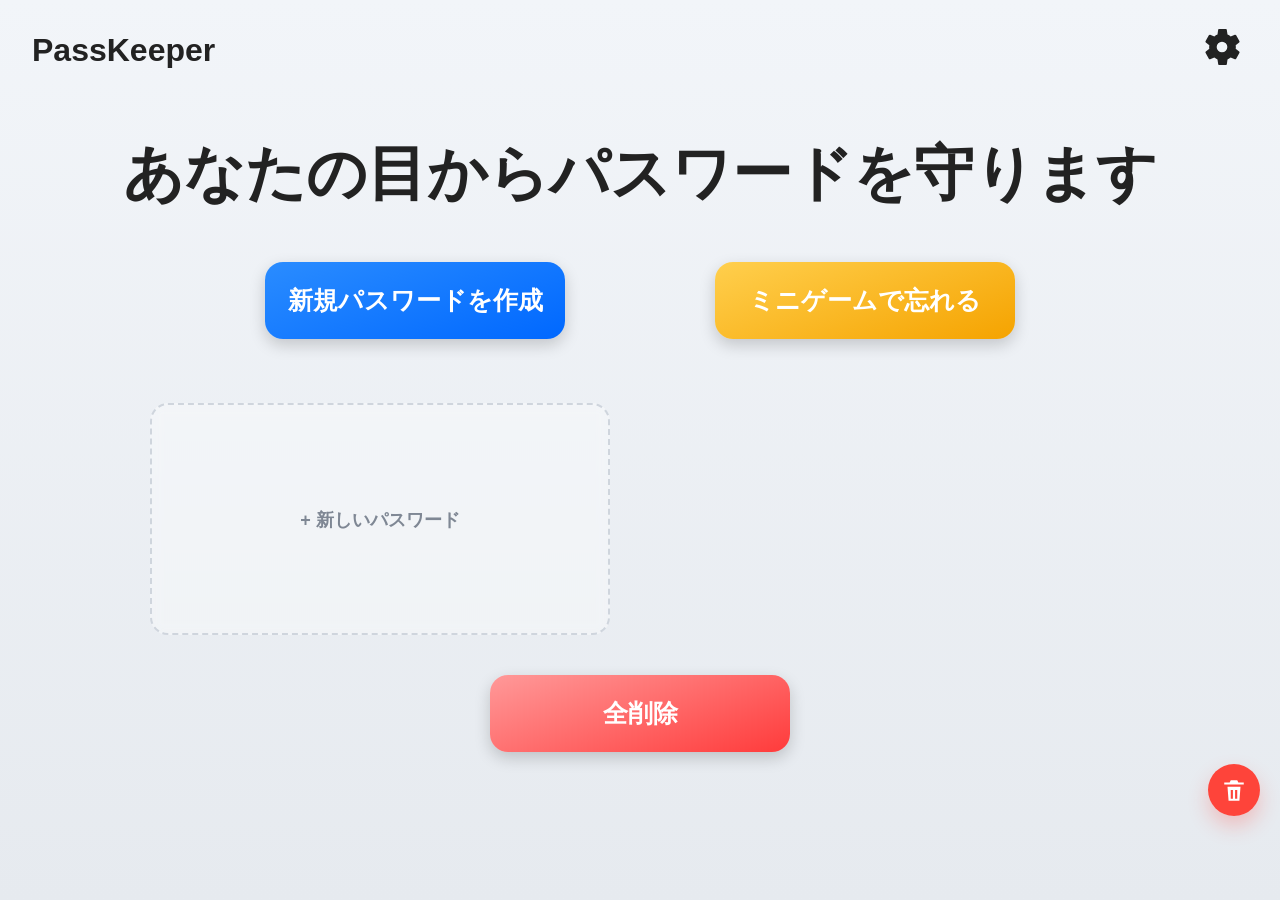
<file: index.html>
<!DOCTYPE html>
<html lang="ja">
<head>
    <meta charset="UTF-8">
    <meta name="viewport" content="width=device-width, initial-scale=1.0">
    <title>PassKeeper</title>
    <link rel="stylesheet" href="css/base.css">
    <link rel="stylesheet" href="css/modal.css">
    <link rel="stylesheet" href="css/card.css">
</head>

<body>
    <!-- Header -->
    <header class="header">
        <div class="logo">PassKeeper</div>
        <!-- Settings Icon Button -->
        <button id="settings-btn" class="settings-icon-btn">
            <svg class="settings-icon" viewBox="0 0 24 24">
                <path
                    d="M12 15.2a3.2 3.2 0 1 0 0-6.4 3.2 3.2 0 0 0 0 6.4zm8.3-3.2c0-.4 0-.8-.1-1.1l2.1-1.6c.2-.2.3-.5.2-.8l-2-3.5c-.1-.3-.5-.4-.8-.3l-2.5 1c-.6-.5-1.2-.9-1.9-1.2l-.4-2.7c0-.3-.3-.6-.6-.6h-4c-.3 0-.6.2-.6.5l-.4 2.8c-.7.3-1.3.7-1.9 1.2l-2.5-1c-.3-.1-.6 0-.8.3l-2 3.5c-.1.3 0 .6.2.8l2.1 1.6c0 .4-.1.8-.1 1.1s0 .8.1 1.1l-2.1 1.6c-.2.2-.3.5-.2.8l2 3.5c.1.3.5.4.8.3l2.5-1c.6.5 1.2.9 1.9 1.2l.4 2.7c0 .3.3.6.6.6h4c.3 0 .6-.2.6-.5l.4-2.8c.7-.3 1.3-.7 1.9-1.2l2.5 1c.3.1.6 0 .8-.3l2-3.5c.1-.3 0-.6-.2-.8l-2.1-1.6c.1-.3.1-.7.1-1.1z"
                    fill-rule="evenodd"
                    clip-rule="evenodd"
                />
            </svg>
        </button>
    </header>

    <!-- Main -->
    <main class="container">
        <h1 class="main-title">
            あなたの目からパスワードを守ります
        </h1>

        <!-- Main button area -->
        <div class="button-group">
            <button id="create-pass-btn" class="btn btn-pass" type="button">新規パスワードを作成</button>
            <button id="minigame-btn" class="btn btn-game" type="button">ミニゲームで忘れる</button>
        </div>

        <!-- Card -->
        <div class="card-container">
            
            <div class="card empty" id="create-card-btn" role="button" tabindex="0">
                <span>+ 新しいパスワード</span>
            </div>

        </div>
            <div class="card empty-state" id="emptyCard" style="display: none;">
                <div class="empty-content">
                    <span class="empty-icon">+</span>
                    <p>新しいパスワードを追加</p>
                </div>
            </div>

        </div>

        <!-- Modal: Create New Password -->
        <div id="passwordModal" class="modal-overlay hidden">
            <div class="modal-container">
                <h2 class="modal-title">新規パスワードを作成</h2>

                <!-- Name -->
                <label class="modal-label">名前（任意）</label>
                <div class="input-wrapper">
                    <input type="text" id="pwName" class="modal-input" placeholder="例: スクリーンタイム" />
                </div>

                <!-- Manual / Auto Generation -->
                <label class="modal-label">パスワード</label>
                <div class="input-row">
                    <label class="radio-option">
                        <input type="radio" name="pwSelect" value="manual"> 手動
                    </label>
                    <label class="radio-option">
                        <input type="radio" name="pwSelect" value="auto" checked> 生成
                    </label>
                    <div id="autoLength" class="auto-length hidden">
                        <label class="small-label">桁数</label>
                        <input type="number" id="pwLength" value="4" min="1" max="99" class="" />
                    </div>
                </div>

                <!-- Generation Options -->
                <div id="autoOptions" class="auto-options hidden">
                    <div class="option-divider"></div>
                    <div class="input-row wrap">
                        <label class="radio-option"><input type="radio" name="charType" value="num" checked> 数字のみ</label>
                        <label class="radio-option"><input type="radio" name="charType" value="al"> 英字のみ</label>
                        <label class="radio-option"><input type="radio" name="charType" value="alnum"> 英数字</label>
                    </div>

                    <div class="check-container">
                        <div class="input-row wrap">
                            <label class="radio-option"><input type="checkbox" id="lowerCase"> 小文字のみ</label>
                            <label class="radio-option"><input type="checkbox" id="upperCase"> 大文字のみ</label>
                        </div>

                        <div class="input-row wrap">
                            <label class="radio-option"><input type="checkbox" id="includeSymbols"> 記号を含める</label>
                        </div>
                    </div>
                </div>

                <!-- Display field + Reload button -->
                <div class="input-wrapper pw-display-area">
                    <textarea id="pwDisplay" class="modal-input pw-display" placeholder="生成/手動入力"></textarea>
                    <div class="icon-column">
                        <span id="reloadBtn" class="dli-redo icon-btn"></span>
                        <div class="icon-slot">
                            <span id="copyBtn" class="dli-copy icon-btn"></span>
                            <span id="checkIcon" class="dli-check no-hover"></span>
                        </div>
                    </div>
                </div>

                <!-- Hide until -->
                <label class="modal-label">期限</label>
                <div class="limit-datetime-row">
                    <div class="date-box" id="customDateContainer" tabindex="0">
                        <div class="date-display-wrapper">
                            <span class="date-segment" data-type="year">2025</span>
                            <span class="date-sep">/</span>
                            <span class="date-segment" data-type="month">00</span>
                            <span class="date-sep">/</span>
                            <span class="date-segment" data-type="day">00</span>
                            <span class="calendar"></span>
                        </div>
                    </div>
                    <div class="time-box" id="customTimeContainer" tabindex="0">
                        <div class="date-display-wrapper">
                            <span class="date-segment" data-type="hour">00</span>
                            <span class="date-sep">:</span>
                            <span class="date-segment" data-type="minute">00</span>
                            <span class="clock"></span>
                        </div>
                    </div>
                </div>

                <div class="limit-preset-container" data-picker-scope="create">
                    <button class="limit-preset-btn-minus" data-add="-60" type="button">-1時間</button>
                    <button class="limit-preset-btn-plus" data-add="30" type="button">+30分</button>
                    <button class="limit-preset-btn-plus" data-add="60" type="button">+1時間</button>
                    <button class="limit-preset-btn-plus" data-type="today" type="button">今日中</button>
                    <button class="limit-preset-btn-plus" data-type="plus-day" type="button">次の日</button>
                </div>

                <!-- Emergency reveal count -->
                <label class="modal-label">緊急表示の回数</label>
                <div class="input-wrapper">
                    <input type="number" id="emergencyNum" class="modal-input small" min="0" max="100" value="1" />
                </div>

                <!-- Buttons -->
                <div class="button-row">
                    <button id="cancelModal" class="btn-secondary" type="button">キャンセル</button>
                    <button id="saveModal" class="btn-primary" type="button">作成</button>
                </div>
            </div>
        </div>

        <!-- Settings Modal -->
        <div id="settingsModal" class="modal-overlay hidden" aria-hidden="true">
            <div class="modal-container settings-modal" role="dialog" aria-modal="true" aria-labelledby="settingsTitle">
                <h2 id="settingsTitle" class="modal-title">設定</h2>
                <p class="modal-subtext compact">生成比率 / 除外文字 / ゴミ箱の保存日数を調整できます。</p>

                <label class="modal-label">パスワード生成の割合</label>
                <div class="settings-ratio-row is-sliders" aria-label="生成比率">
                    <div class="settings-field settings-field-range">
                        <label for="ratioLetters">英字</label>
                        <input id="ratioLetters" class="settings-range" type="range" min="0" max="100" step="1" value="50" />
                        <span id="ratioLettersVal" class="settings-range-val">50%</span>
                    </div>
                    <div class="settings-field settings-field-range">
                        <label for="ratioSymbols">記号</label>
                        <input id="ratioSymbols" class="settings-range" type="range" min="0" max="100" step="1" value="10" />
                        <span id="ratioSymbolsVal" class="settings-range-val">10%</span>
                    </div>
                    <div class="settings-field settings-field-range">
                        <label for="ratioUpper">大文字</label>
                        <input id="ratioUpper" class="settings-range" type="range" min="0" max="100" step="1" value="50" />
                        <span id="ratioUpperVal" class="settings-range-val">50%</span>
                    </div>
                </div>
                <div class="ratio-reset-row">
                    <button id="ratioResetBtn" class="btn-secondary small-btn" type="button">割合をリセット</button>
                </div>
                <div id="ratioSummary" class="settings-ratio-summary">数字: 40%（英字50% / 記号10%）</div>
                <p class="settings-help">※「大文字」は英字の中で大文字にする割合です（小文字のみ/大文字のみを選んでいる場合はそちらが優先されます）。</p>

                <label class="modal-label">含めない文字</label>
                <input id="excludeChars" class="modal-input" type="text" placeholder="例: 0O1lI…" />
                <p class="settings-help">入力した文字は、生成時の候補から除外されます。</p>

                <label class="modal-label">ゴミ箱の保存日数</label>
                <div class="settings-inline-row">
                    <input id="trashRetentionDays" class="settings-num" type="number" min="1" max="30" step="1" value="30" />
                    <span class="unit">日（最大30日）</span>
                </div>

                <div class="button-row">
                    <button id="settingsCancelBtn" class="btn-secondary" type="button">キャンセル</button>
                    <button id="settingsSaveBtn" class="btn-primary" type="button">保存</button>
                </div>
            </div>
        </div>


        <!-- Extend Expiration Modal -->
        <div id="extendLimitModal" class="modal-overlay hidden" aria-hidden="true">
            <div class="modal-container extend-limit-modal" role="dialog" aria-modal="true" aria-labelledby="extendLimitTitle">
                <h2 id="extendLimitTitle" class="modal-title">期限を延長</h2>
                <p class="modal-subtext compact">期限を再設定します</p>

                <label class="modal-label">期限</label>
                <div class="limit-datetime-row">
                    <div class="date-box" id="extendDateContainer" tabindex="0">
                        <div class="date-display-wrapper">
                            <span class="date-segment" data-type="year">2025</span>
                            <span class="date-sep">/</span>
                            <span class="date-segment" data-type="month">00</span>
                            <span class="date-sep">/</span>
                            <span class="date-segment" data-type="day">00</span>
                            <span class="calendar"></span>
                        </div>
                    </div>
                    <div class="time-box" id="extendTimeContainer" tabindex="0">
                        <div class="date-display-wrapper">
                            <span class="date-segment" data-type="hour">00</span>
                            <span class="date-sep">:</span>
                            <span class="date-segment" data-type="minute">00</span>
                            <span class="clock"></span>
                        </div>
                    </div>
                </div>

                <div class="limit-preset-container" data-picker-scope="extend">
                    <button class="limit-preset-btn-minus" data-add="-60" type="button">-1時間</button>
                    <button class="limit-preset-btn-plus" data-add="30" type="button">+30分</button>
                    <button class="limit-preset-btn-plus" data-add="60" type="button">+1時間</button>
                    <button class="limit-preset-btn-plus" data-type="today" type="button">今日中</button>
                    <button class="limit-preset-btn-plus" data-type="plus-day" type="button">次の日</button>
                </div>

                <div class="button-row">
                    <button id="extendLimitCancelBtn" class="btn-secondary" type="button">キャンセル</button>
                    <button id="extendLimitSaveBtn" class="btn-primary" type="button">更新</button>
                </div>
            </div>
        </div>

        <!-- Generic Confirm Modal -->
        <div id="confirmModal" class="modal-overlay hidden" aria-hidden="true">
            <div class="modal-container confirm-modal" role="dialog" aria-modal="true" aria-labelledby="confirmModalTitle">
                <h2 id="confirmModalTitle" class="modal-title">確認</h2>
                <p id="confirmModalText" class="modal-text"></p>
                <p id="confirmModalSubtext" class="modal-subtext hidden"></p>
                <div class="button-row confirm-button-row">
                    <button id="confirmModalCancelBtn" class="btn-secondary" type="button">キャンセル</button>
                    <button id="confirmModalOkBtn" class="btn-primary" type="button">OK</button>
                </div>
            </div>
        </div>

        <!-- Password Preview Modal -->
        <div id="passwordPreviewModal" class="modal-overlay hidden" aria-hidden="true">
            <div class="modal-container preview-modal" role="dialog" aria-modal="true" aria-labelledby="passwordPreviewTitle">
                <h2 id="passwordPreviewTitle" class="modal-title">パスワード</h2>
                <div id="passwordPreviewText" class="preview-password-text"></div>
                <div class="button-row compact">
                    <button id="passwordPreviewCloseBtn" class="btn-secondary" type="button">閉じる</button>
                    <button id="passwordPreviewCopyBtn" class="btn-primary" type="button">コピー</button>
                </div>
            </div>
        </div>

        <!-- Trash Modal -->
        <div id="trashModal" class="modal-overlay hidden" aria-hidden="true">
            <div class="modal-container trash-modal" role="dialog" aria-modal="true" aria-labelledby="trashModalTitle">
                <h2 id="trashModalTitle" class="modal-title">ゴミ箱</h2>
                <p id="trashRetentionSubtext" class="modal-subtext compact">削除したカードは <strong><span id="trashRetentionDaysText">30</span>日</strong> 間保存されます。</p>

                <div class="trash-toolbar">
                    <label class="trash-selectall">
                        <input type="checkbox" id="trashSelectAll">
                        <span>全選択</span>
                    </label>
                    <div class="trash-toolbar-actions">
                        <button id="trashRestoreSelectedBtn" class="btn-secondary small-btn" type="button" disabled>選択を復元</button>
                        <button id="trashDeleteSelectedBtn" class="btn-primary btn-danger small-btn" type="button" disabled>選択を完全削除</button>
                        <button id="trashEmptyBtn" class="btn-primary btn-danger small-btn" type="button">ゴミ箱を空にする</button>
                    </div>
                </div>

                <div id="trashList" class="trash-list"></div>

                <div class="button-row compact">
                    <button id="trashCloseBtn" class="btn-secondary" type="button">閉じる</button>
                </div>
            </div>
        </div>

        <!-- Edit Modal -->
        <div id="edit-modal" class="modal hidden">
        <div class="modal-content">
            <h2>名前を変更</h2>

            <label>名前</label>
            <input type="text" id="edit-name">

            <div class="modal-btn-area">
                <button id="edit-save-btn" class="btn">変更を保存</button>
                <button id="delete-btn" class="btn danger">削除</button>
                <button id="edit-cancel-btn" class="btn">キャンセル</button>
            </div>
        </div>
        </div>

        <div class="button-group delete-all-group">
            <button id="delete-all-btn" class="btn btn-delete-all" type="button">全削除</button>
        </div>

        <div id="noticeArea" class="notice-area" aria-live="polite" aria-atomic="true"></div>


        <button id="trashBtn" class="trash-btn" type="button" aria-label="ゴミ箱を開く">
            <svg class="trash-icon" viewBox="0 0 24 24" aria-hidden="true">
                <path d="M9 3h6l1 2h5v2H3V5h5l1-2zm-3 6h12l-1 13H7L6 9zm3 3v8h2v-8H9zm4 0v8h2v-8h-2z"/>
            </svg>
            <span id="trashBadge" class="trash-badge hidden" aria-hidden="true">0</span>
        </button>

        <button id="scrollTopBtn" class="scroll-top-btn hidden" type="button" aria-label="ページ先頭に戻る">↑</button>

        <script src="js/script.js" defer></script>
    </main>
</body>
</html>
</file>
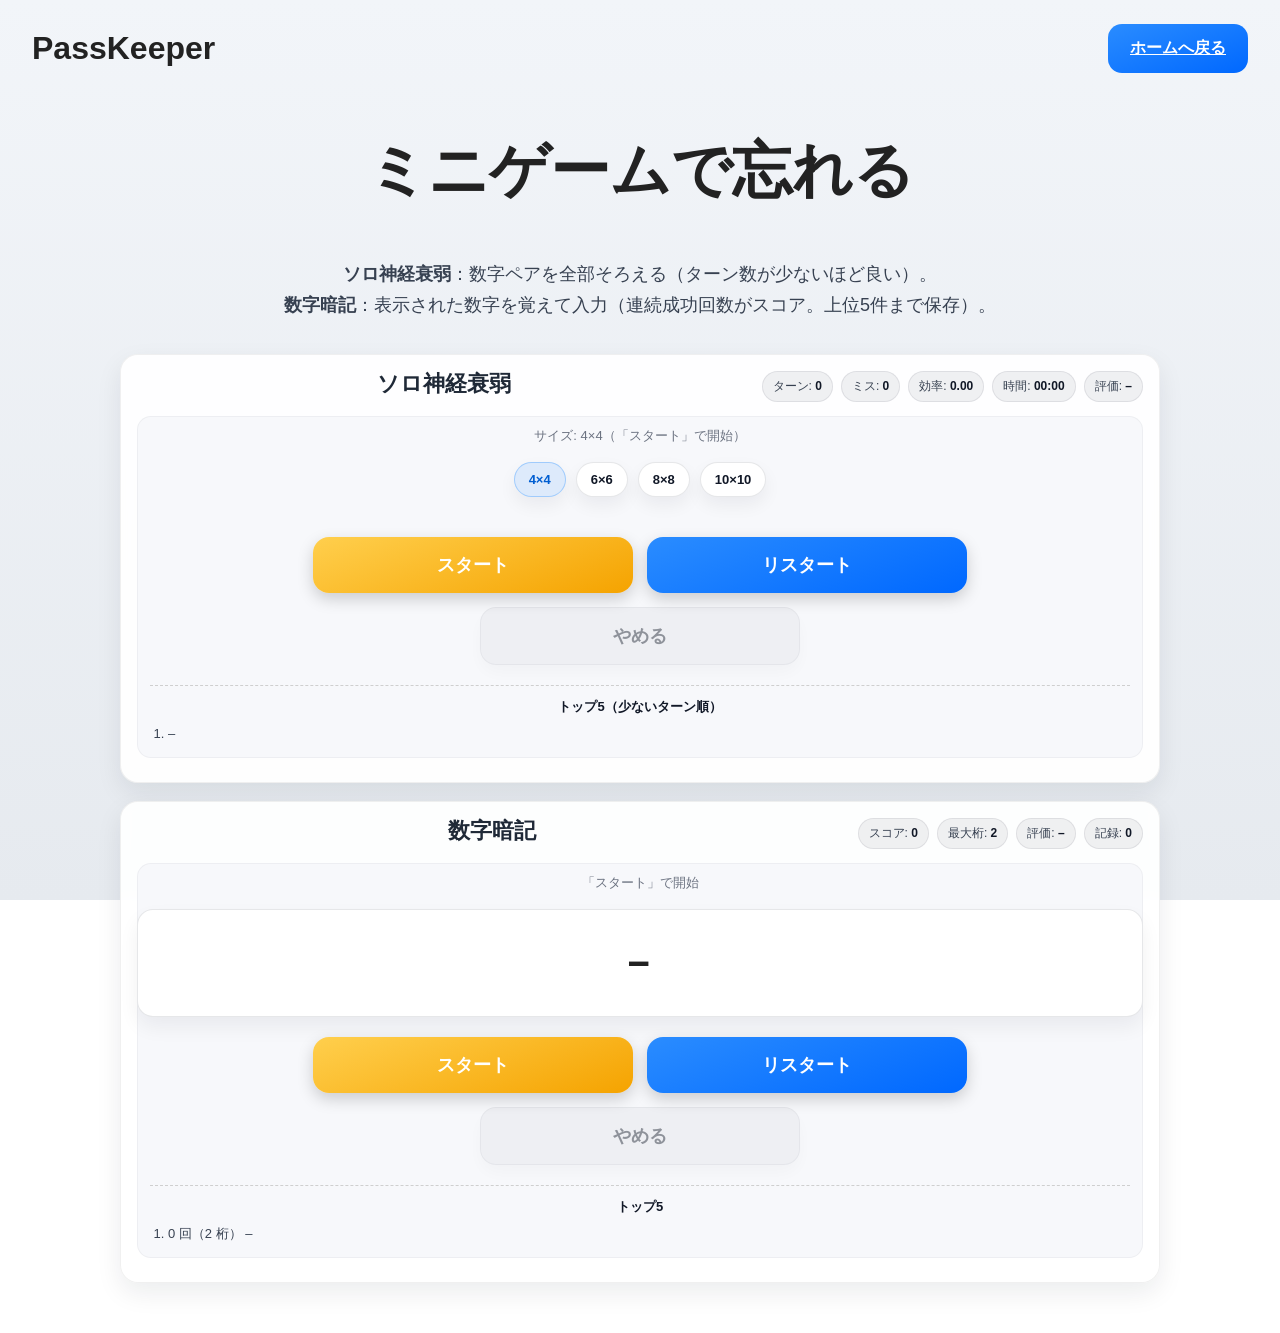
<file: minigame.html>
<!DOCTYPE html>
<html lang="ja">
<head>
  <meta charset="UTF-8" />
  <meta name="viewport" content="width=device-width, initial-scale=1.0" />
  <title>ミニゲームで忘れる | PassKeeper</title>
  <link rel="stylesheet" href="css/base.css" />
  <link rel="stylesheet" href="css/card.css" />
  <link rel="stylesheet" href="css/minigame.css" />
</head>

<body>
  <header class="header">
    <div class="logo">PassKeeper</div>
    <a class="btn btn-pass" href="index.html" style="width:auto;padding:14px 22px;font-size:16px;border-radius:14px;box-shadow:none;">ホームへ戻る</a>
  </header>

  <main class="container">
    <h1 class="main-title">ミニゲームで忘れる</h1>
    <p class="mg-subtext">
      <strong>ソロ神経衰弱</strong>：数字ペアを全部そろえる（ターン数が少ないほど良い）。<br />
      <strong>数字暗記</strong>：表示された数字を覚えて入力（連続成功回数がスコア。上位5件まで保存）。
    </p>

    <div class="card-container mg-single">
      <!-- Solo Concentration (Number pairs) -->
      <section class="card" aria-label="ソロ神経衰弱">
        <div class="card-header">
          <h2 class="card-title mg-card-title" style="cursor: default;">ソロ神経衰弱</h2>
          <div class="mg-badge" aria-label="スコア">
            <span class="mg-badge-item">ターン: <strong id="smTurns">0</strong></span>
            <span class="mg-badge-item">ミス: <strong id="smMiss">0</strong></span>
            <span class="mg-badge-item">効率: <strong id="smEff">0.00</strong></span>
            <span class="mg-badge-item">時間: <strong id="smTime">00:00</strong></span>
            <span class="mg-badge-item">評価: <strong id="smStars">–</strong></span>
          </div>
        </div>

        <div class="card-body mg-card-body">
          <div id="smStatus" class="nm-status">サイズを選んで「スタート」</div>

          <div class="sm-controls" aria-label="盤面サイズ">
            <button class="sm-size" type="button" data-size="4">4×4</button>
            <button class="sm-size" type="button" data-size="6">6×6</button>
            <button class="sm-size" type="button" data-size="8">8×8</button>
            <button class="sm-size" type="button" data-size="10">10×10</button>
          </div>

          <div id="smBoard" class="sm-board" aria-label="神経衰弱の盤面"></div>

          <div class="mg-actions">
            <button id="smStart" class="btn btn-game" type="button">スタート</button>
            <button id="smRestart" class="btn btn-pass" type="button" disabled>リスタート</button>
            <button id="smQuit" class="btn btn-quit" type="button" disabled>やめる</button>
          </div>

          <div class="mg-scoreboard" aria-label="ランキング">
            <div class="mg-score-title">トップ5（少ないターン順）</div>
            <ol id="smTopList" class="mg-score-list"></ol>
          </div>
        </div>
      </section>

      <!-- Number memory game -->
      <section class="card" aria-label="数字暗記ゲーム">
        <div class="card-header">
          <h2 class="card-title mg-card-title" style="cursor: default;">数字暗記</h2>
          <div class="mg-badge" aria-label="スコア">
            <span class="mg-badge-item">スコア: <strong id="nmScore">0</strong></span>
            <span class="mg-badge-item">最大桁: <strong id="nmLen">2</strong></span>
            <span class="mg-badge-item">評価: <strong id="nmStars">–</strong></span>
            <span class="mg-badge-item">記録: <strong id="nmBest">0</strong></span>
          </div>
        </div>

        <div class="card-body mg-card-body">
          <div id="nmStatus" class="nm-status">「スタート」で開始</div>
          <div id="nmDisplay" class="nm-display" aria-live="polite">–</div>

          <div id="nmInputArea" class="nm-input-area hidden" aria-label="入力エリア">
            <div class="nm-typed-wrap">
              <div class="nm-typed-label">入力</div>
              <div id="nmTyped" class="nm-typed" aria-label="入力中"></div>
              <button id="nmClear" class="nm-clear" type="button" aria-label="クリア">×</button>
            </div>

            <div class="nm-pad" aria-label="テンキー">
              <button class="nm-key" data-digit="1" type="button">1</button>
              <button class="nm-key" data-digit="2" type="button">2</button>
              <button class="nm-key" data-digit="3" type="button">3</button>
              <button class="nm-key" data-digit="4" type="button">4</button>
              <button class="nm-key" data-digit="5" type="button">5</button>
              <button class="nm-key" data-digit="6" type="button">6</button>
              <button class="nm-key" data-digit="7" type="button">7</button>
              <button class="nm-key" data-digit="8" type="button">8</button>
              <button class="nm-key" data-digit="9" type="button">9</button>
              <button class="nm-key nm-key-sub" id="nmBack" type="button">⌫</button>
              <button class="nm-key" data-digit="0" type="button">0</button>
              <button class="nm-key nm-key-ok" id="nmOk" type="button">OK</button>
            </div>
          </div>

          <div class="mg-actions">
            <button id="nmStart" class="btn btn-game" type="button">スタート</button>
            <button id="nmRestart" class="btn btn-pass" type="button" disabled>リスタート</button>
            <button id="nmQuit" class="btn btn-quit" type="button" disabled>やめる</button>
          </div>

          <div class="mg-scoreboard" aria-label="ハイスコア">
            <div class="mg-score-title">トップ5</div>
            <ol id="nmTopList" class="mg-score-list"></ol>
          </div>
        </div>
      </section>
    </div>

    <button id="scrollTopBtn" class="scroll-top-btn hidden" type="button" aria-label="ページ先頭に戻る">↑</button>
  </main>

  <script src="js/minigame.js" defer></script>
</body>
</html>
</file>
<file: css/base.css>
/* Base */
html, body {
    min-height: 100vh;
}

body {
    margin: 0;
    font-family: "Helvetica Neue", Arial, sans-serif;
    background: linear-gradient(180deg, #f2f5f9 0%, #e6eaef 100%);
    background-size: cover;
    background-attachment: fixed;
    color: #222;
}

/* Header */
/* Base button (no extra background) */
.settings-icon-btn {
    background: none;
    border: none;
    padding: 6px;
    cursor: pointer;
    margin-top: -3px;
}

/* Icon settings */
.settings-icon {
    width: 40px;
    height: 40px;
    fill: #222;
    transition: transform 0.5s ease, fill 0.25s ease;
    transform-origin: center;
}

/* Hover interaction */
.settings-icon-btn:hover .settings-icon {
    transform: rotate(30deg) scale(1.20);
}

.header {
    display: flex;
    justify-content: space-between;
    align-items: center;
    padding: 24px 32px;
}

.logo {
    font-size: 32px;
    font-weight: 600;
    cursor: pointer;
    user-select: none;
}

.logo:hover {
    opacity: 0.85;
}


/* Main Layout */
.container {
    max-width: 1200px;
    margin: 0 auto;
    padding: 10px;
    text-align: center;
}

/* Main Title */
.main-title {
    font-size: 60px;
    font-weight: 600;
    line-height: 1.6;
    margin-top: 16px;
}

/* Buttons */
.btn {
    width: 300px;
    padding: 22px 0;
    border-radius: 18px;
    font-size: 25px;
    font-weight: 600;
    color: white;
    border: none;
    cursor: pointer;
    box-shadow: 0 6px 16px rgba(0, 0, 0, 0.18);
    transition: transform 0.12s ease-out;
    text-align: center;
}

.button-group {
    display: flex;
    justify-content: center;
    align-items: center;
    gap: 150px;
    max-width: 1000px;
    margin: 30px auto;
    padding: 0 10px;
}

.btn:hover {
    transform: translateY(-3px);
}

.btn-pass {
    background: linear-gradient(160deg, #2a8cff 0%, #0068ff 100%);
}

.btn-game {
    background: linear-gradient(160deg, #ffcf4d 0%, #f5a300 100%);
}

.btn-delete-all {
    background: linear-gradient(160deg, #ff9999 0%, #ff3b3b 100%);
}

/* Responsive */
@media (max-width: 1100px) {
    .logo { font-size: 25px; }

    .container { max-width: 800px; }

    .main-title { font-size: 40px; }

    .btn {
        width: 250px;
        font-size: 18px;
    }

    .button-group { gap: 90px; max-width: 600px; }

    .card-container { max-width: 600px; }
}

@media (max-width: 600px) {
    .logo { font-size: 16px; }

    .container { width: 100%; max-width: 600px; padding: 0 10px; }

    .main-title { font-size: 33px; }

    .btn {
        width: 100%;
        padding: 20px 0;
        font-size: clamp(14px, 4vw, 24px);
    }

    .button-group {
        flex-direction: column;
        gap: 15px;
        width: 90%;
    }

    .card-container {
        display: flex;
        flex-direction: column;
        gap: 40px;
        width: 100%;
        margin: 50px auto;
    }

    .card { max-width: 600px; }
}


.scroll-top-btn {
    position: fixed;
    left: 20px;
    bottom: 20px;
    width: 52px;
    height: 52px;
    border: none;
    border-radius: 999px;
    background: rgba(0, 122, 255, 0.95);
    color: #fff;
    font-size: 24px;
    font-weight: 700;
    line-height: 1;
    display: grid;
    place-items: center;
    cursor: pointer;
    box-shadow: 0 10px 20px rgba(0, 122, 255, 0.28);
    z-index: 1100;
    transition: opacity .18s ease, transform .18s ease;
}

.scroll-top-btn:hover {
    transform: translateY(-2px);
}

.scroll-top-btn:active {
    transform: scale(0.96);
}

.scroll-top-btn.hidden {
    opacity: 0;
    pointer-events: none;
    transform: translateY(6px);
}

@media (max-width: 600px) {
    .scroll-top-btn {
        left: 12px;
        bottom: 12px;
        width: 46px;
        height: 46px;
        font-size: 20px;
    }
}



.button-group.delete-all-group {
    margin-top: 16px;
}

@media (max-width: 600px) {
    .button-group.delete-all-group {
        margin-top: 8px;
    }
}


/* =========================================
   Floating Trash Button
   ========================================= */
.trash-btn {
    position: fixed;
    right: 20px;
    bottom: 84px; /* above scrollTopBtn */
    width: 52px;
    height: 52px;
    border: none;
    border-radius: 999px;
    background: rgba(255, 59, 48, 0.95);
    color: #fff;
    display: grid;
    place-items: center;
    cursor: pointer;
    box-shadow: 0 10px 20px rgba(255, 59, 48, 0.25);
    z-index: 1100;
    transition: transform .18s ease;
}

.trash-btn:hover {
    transform: translateY(-2px);
}

.trash-btn:active {
    transform: scale(0.96);
}

.trash-icon {
    width: 26px;
    height: 26px;
    fill: currentColor;
}

.trash-badge {
    position: absolute;
    top: -4px;
    right: -4px;
    background: #111827;
    color: #fff;
    font-size: 11px;
    font-weight: 700;
    padding: 2px 6px;
    border-radius: 999px;
    border: 2px solid #fff;
    min-width: 18px;
    text-align: center;
    line-height: 1.2;
}

@media (max-width: 600px) {
    .trash-btn {
        right: 12px;
        bottom: 72px;
        width: 46px;
        height: 46px;
    }
    .trash-icon {
        width: 22px;
        height: 22px;
    }
}
</file>
<file: css/modal.css>
/* =========================================
   Modal Core & Layout
   ========================================= */

/* Overlay */
.modal-overlay {
    position: fixed;
    top: 0; left: 0;
    width: 100vw; height: 100vh;
    background: rgba(0, 0, 0, 0.25);
    backdrop-filter: blur(6px);
    display: flex;
    justify-content: center;
    align-items: center;
    z-index: 999;
}

/*
   Overlay stacking
   - Trash modal is often open while we show confirm dialogs.
   - Give confirm / preview higher z-index so they are visible.
*/
#trashModal { z-index: 1100; }
#passwordModal { z-index: 1120; }
#extendLimitModal { z-index: 1130; }
#passwordPreviewModal { z-index: 1200; }
#confirmModal { z-index: 1250; }

/* Disabled buttons (used in trash + toolbars) */
.btn-primary:disabled,
.btn-secondary:disabled {
    opacity: 0.45;
    cursor: not-allowed;
    transform: none;
}

/* Container */
.modal-container {
    width: min(92%, 420px);
    background: #ffffff;
    border-radius: 22px;
    padding: 18px 50px 28px 50px;
    box-shadow: 0 15px 40px rgba(0, 0, 0, 0.15);
    font-family: -apple-system, BlinkMacSystemFont, "Helvetica Neue", Arial, sans-serif;
    max-height: 89vh;
    overflow-y: auto;
    overflow-x: hidden;
    -webkit-overflow-scrolling: touch;
}

/* Utilities */
.hidden,
.auto-length.hidden {
    display: none;
}

.wrap {
    flex-wrap: wrap;
}

.small {
    width: 60px;
    text-align: left;
    display: block;
}

/* Layout Wrappers */
.input-wrapper {
    width: 85%;
    padding-left: 18px;
}

.input-row {
    display: flex;
    gap: 16px;
    margin: 4px auto auto 35px;
    align-items: center;
}

.option-divider {
    width: 95%;
    border-top: 1.5px dashed #cfcfcf;
    margin: 14px auto 12px auto;
}

.check-container {
    margin-top: 18px;
}

/* =========================================
   Typography
   ========================================= */

.modal-title {
    font-size: 32px;
    font-weight: 600;
    margin-bottom: 25px;
    text-align: left;
}

.modal-label {
    margin-top: 20px;
    margin-left: 6px;
    display: block;
    font-weight: 600;
    font-size: 20px;
    text-align: left;
}

.small-label {
    font-size: 18px;
}

/* =========================================
   Form Inputs & Interactive Fields
   ========================================= */

/* Generic Input */
.modal-input {
    width: 100%;
    margin-top: 12px;
    padding: 14px 18px;
    background: #f7f7f8;
    border: 1px solid #d7d8da;
    border-radius: 14px;
    font-size: 15px;
    outline: none;
}

/* Specialized Inputs (Shared Styles) */
#pwName,
.pw-display,
#emergencyNum,
#pwLength,
.time-box,
.date-box {
    background: #f7f7f7;
    border: 2px solid #b8b8b8;
    outline: none;
    transition: 0.15s ease;
}

/* Focus State for Specialized Inputs */
#pwName:focus,
.pw-display:focus,
#emergencyNum:focus,
#pwLength:focus,
.time-box:focus,
.date-box:focus {
    background: #fff;
    border-color: #007aff;
    box-shadow: 0 0 0 3px rgba(0, 122, 255, 0.15);
}

/* Specific Field Styles */
#pwName {
    border-radius: 8px;
    padding: 6px 12px;
    font-size: 20px;
}

.pw-display {
    width: 80%;
    resize: vertical;
    overflow: auto;
    min-height: 90px;
    border-radius: 12px;
    padding: 15px 12px;
    font-size: 24px;
    line-height: 1.4;
    letter-spacing: 0.08em;
    display: block;
    font-weight: 800;
    word-break: break-all;
}

#emergencyNum {
    width: 80px;
    border-radius: 10px;
    padding: 6px 12px;
    font-size: 20px;
}

#pwLength {
    width: 60px;
    border-radius: 12px;
    padding: 6px 12px;
    font-size: 20px;
}

/* Auto Options Layout */
.auto-length {
    display: flex;
    align-items: center;
    gap: 12px;
    margin-top: -2px;
    margin-left: 60px;
}

.auto-options {
    margin-top: 20px;
    margin-bottom: 20px;
}

.radio-option {
    display: flex;
    align-items: center;
    gap: 8px;
    font-size: 14px;
}

.disabled-option {
    opacity: 0.4;
    pointer-events: none;
}

/* =========================================
   Date & Time Components
   ========================================= */

.limit-datetime-row {
    display: flex;
    align-items: center;
    gap: 12px;
    width: 98%;
    margin-top: 12px;
    padding-left: 18px;
    box-sizing: border-box;
}

.time-box,
.date-box {
    position: relative;
    display: flex;
    align-items: center;
    justify-content: center;
    padding: 5px 10px 8px 8px;
    box-sizing: border-box;
    font-size: 24px;
    font-family: inherit;
    color: #333;
    border-radius: 12px;
    cursor: pointer;
    overflow: hidden;
    touch-action: none;
    /* Background/Border handled in Shared Styles above */
}

.time-box { flex: 1.1; }
.date-box { flex: 1.7; }

.date-display-wrapper {
    display: flex;
    align-items: center;
    gap: 2px;
    color: #333;
    font-size: 24px;
    user-select: none;
    font-variant-numeric: tabular-nums;
    -moz-font-feature-settings: "tnum";
    -webkit-font-feature-settings: "tnum";
    font-feature-settings: "tnum";
}

.date-segment {
    padding: 2px 4px;
    border-radius: 4px;
    display: inline-block;
    text-align: center;
}

.date-segment.active {
    transition: none;
    background: #007aff;
    color: #ffffff;
}

.date-sep {
    color: #777;
    margin-top: -4px;
}

/* =========================================
   Buttons & Actions
   ========================================= */

/* Layout */
.button-row {
    margin-top: 30px;
    display: flex;
    justify-content: flex-end;
    align-items: center;
    width: 100%;
    gap: 35px;
}

/* Standard Buttons */
.btn-primary, .btn-secondary {
    padding: 12px 40px;
    border-radius: 14px;
    border: none;
    cursor: pointer;
    font-size: 15px;
    transition: transform .15s ease;
}

.btn-primary {
    background: #007aff;
    color: #fff;
    font-weight: 600;
}

.btn-secondary {
    background: transparent;
    color: #007aff;
    font-weight: 500;
    padding: 10px 0;
}

.btn-primary:active, .btn-secondary:active {
    transform: scale(0.96);
}

.small-btn {
    padding: 6px 12px;
    font-size: 14px;
    border-radius: 10px;
}

/* Icon Buttons (Area & Layout) */
.pw-display-area {
    display: flex;
    align-items: stretch;
    gap: 12px;
    width: 100%;
    margin-top: 12px;
}

.icon-column {
    display: flex;
    flex-direction: column;
    align-items: center;
    gap: 12px;
    margin-top: 0;
    align-self: center;
}

.icon-slot {
    width: 1.45em;
    height: 1.45em;
    display: flex;
    justify-content: center;
    align-items: center;
    position: relative;
}

.no-hover {
    font-size: 22px;
    opacity: 0.75;
}

.icon-btn {
    cursor: pointer;
    font-size: 22px;
    opacity: 0.75;
    transition: opacity .2s ease, transform .15s ease;
}

.icon-btn:hover {
    opacity: 1;
    transform: scale(1.02);
}

.icon-btn:active {
    transform: scale(0.95);
    opacity: 1;
}

/* Limit Preset Buttons (+/-) */
.limit-preset-container {
    display: flex;
    flex-wrap: wrap;
    gap: 8px;
    margin-top: 12px;
    padding-left: 30px;
    width: 97%;
}

.limit-preset-btn-plus,
.limit-preset-btn-minus {
    padding: 8px 14px;
    border-radius: 10px;
    border: 1px solid transparent;
    font-size: 13px;
    font-weight: 600;
    cursor: pointer;
    transition: all 0.1s ease;
    user-select: none;
}

.limit-preset-btn-plus {
    background: #edf2fa;
    color: #007aff;
    border-color: rgba(0, 122, 255, 0.35);
}

.limit-preset-btn-plus:hover {
    background: #dbe6f7;
    border-color: rgba(0, 122, 255, 0.5);
    transform: translateY(-0.8px);
}

.limit-preset-btn-plus:active {
    background: #cce0ff;
    transform: scale(0.96);
}

.limit-preset-btn-minus {
    background: #fff1f0;
    color: #ff3b30;
    border-color: rgba(255, 59, 48, 0.35);
}

.limit-preset-btn-minus:hover {
    background: #ffe5e5;
    border-color: rgba(255, 59, 48, 0.5);
    transform: translateY(-0.8px);
}

.limit-preset-btn-minus:active {
    background: #ffd6d6;
    transform: scale(0.96);
}

/* =========================================
   CSS Shapes & Icons
   ========================================= */

/* Reload Icon */
.dli-redo {
    display: inline-block;
    vertical-align: middle;
    color: #333;
    line-height: 1;
    position: relative;
    width: 1em;
    height: 1em;
    opacity: 0.75;
}

.dli-redo::before {
    content: '';
    position: absolute;
    top: 0; left: 0;
    width: inherit; height: inherit;
    border: 0.1em solid currentColor;
    border-right-color: transparent;
    border-radius: 50%;
    box-sizing: border-box;
    transform: rotate(-45deg);
}

.dli-redo::after {
    content: '';
    position: absolute;
    top: 0.05em; right: 50%;
    width: 0.2em; height: 0.2em;
    border: 0.1em solid currentColor;
    border-left: 0; border-bottom: 0;
    box-sizing: content-box;
    transform: translateX(0.14142em) rotate(45deg);
    transform-origin: top right;
}

/* Copy Icon */
.dli-copy {
    display: inline-block;
    vertical-align: middle;
    color: #333;
    line-height: 1;
    position: relative;
    width: 0.63em; height: 0.9em;
    background: #fff;
    border: 0.1em solid currentColor;
    border-radius: 0.1em;
    box-sizing: content-box;
    box-shadow: -0.2em 0.2em 0 -0.1em #fff, -0.2em 0.2em 0 0 currentColor;
    margin-left: 4px;
}

.dli-copy > span {
    content: '';
    position: absolute;
    top: -0.1em; left: 50%;
    width: 0.315em; height: 0.315em;
    border: 0.1em solid currentColor;
    border-top: 0; border-right: 0;
    border-radius: 0 0 0 0.1em;
    box-sizing: content-box;
    overflow: hidden;
}

.dli-copy > span::before {
    content: '';
    position: absolute;
    top: 0; left: 0; bottom: 0;
    width: 0.44548em; height: 0.1em;
    background: currentColor;
    transform: rotate(45deg);
    transform-origin: left top;
    box-shadow: 0 -0.1575em 0 0.1575em #fff;
}

/* Check Icon */
.dli-check {
    display: inline-block;
    vertical-align: middle;
    color: #333;
    line-height: 1;
    width: 1em; height: 0.45em;
    border: 0.1em solid currentColor;
    border-top: 0; border-right: 0;
    box-sizing: border-box;
    rotate: -45deg;
    margin-top: -4px;
    margin-left: 4px;
    display: none;
}

/* Calendar & Clock Common Interaction */
.calendar,
.clock {
    font-size: 18px;
    position: relative;
    margin-left: 8px;
    margin-top: 2px;
    cursor: pointer;
    transition: transform 0.15s ease, border-color 0.15s ease, background-color 0.15s ease, box-shadow 0.15s ease;
}

.calendar:hover,
.clock:hover {
    transform: translateY(-0.5px);
}

.calendar:active,
.clock:active {
    transform: scale(0.95) translateY(0);
}

/* Calendar Specifics */
.calendar {
    width: 1.4em; height: 1em;
    border: 0.1em solid #39a9d6;
    border-radius: 0.1em;
    box-shadow: inset 0 0.3em 0 0 #39a9d6;
}

.calendar::before {
    content: "";
    position: absolute;
    top: -0.4em; left: 0.2em;
    width: 0.2em; height: 0.5em;
    border-radius: 0.1em;
    background-color: #39a9d6;
    box-shadow: 0 0 0 0.1em #fff, 0.8em 0 0 0 #39a9d6, 0.8em 0 0 0.1em #fff;
}

.calendar::after {
    content: "";
    position: absolute;
    top: 0.4em; left: 0.15em;
    width: 0.2em; height: 0.2em;
    background-color: #39a9d6;
    box-shadow: 0.3em 0 0 0 #39a9d6, 0.6em 0 0 0 #39a9d6, 0.9em 0 0 0 #39a9d6,
                0 0.3em 0 0 #39a9d6, 0.3em 0.3em 0 0 #39a9d6, 0.6em 0.3em 0 0 #39a9d6, 0.9em 0.3em 0 0 #39a9d6;
}

.calendar:active {
    border-color: #2a8abd;
    box-shadow: inset 0 0.3em 0 0 #2a8abd;
}

.calendar:active::before {
    background-color: #2a8abd;
    box-shadow: 0 0 0 0.1em #fff, 0.8em 0 0 0 #2a8abd, 0.8em 0 0 0.1em #fff;
}

.calendar:active::after {
    background-color: #2a8abd;
    box-shadow: 0.3em 0 0 0 #2a8abd, 0.6em 0 0 0 #2a8abd, 0.9em 0 0 0 #2a8abd,
                0 0.3em 0 0 #2a8abd, 0.3em 0.3em 0 0 #2a8abd, 0.6em 0.3em 0 0 #2a8abd, 0.9em 0.3em 0 0 #2a8abd;
}

/* Clock Specifics */
.clock {
    width: 1.4em; height: 1.4em;
    border: 0.1em solid #39a9d6;
    border-radius: 100%;
}

.clock::before {
    content: "";
    position: absolute;
    top: 0.2em; left: 0.65em;
    width: 0.1em; height: 0.6em;
    background-color: #39a9d6;
}

.clock::after {
    content: "";
    position: absolute;
    top: 0.7em; left: 0.65em;
    width: 0.55em; height: 0.1em;
    background-color: #39a9d6;
}

.clock:active {
    border-color: #2a8abd;
}

.clock:active::before,
.clock:active::after {
    background-color: #2a8abd;
}

/* =========================================
   Additional UI (confirm / preview / notice)
   ========================================= */
.modal-text {
    margin: -8px 0 0;
    font-size: 16px;
    color: #222;
    line-height: 1.55;
    text-align: left;
}

.modal-subtext {
    margin: 8px 0 0;
    font-size: 13px;
    color: #6b7280;
    line-height: 1.45;
    text-align: left;
}

.modal-subtext.compact {
    margin-top: -10px;
}

.extend-limit-modal {
    width: min(92%, 460px);
}

.confirm-modal {
    width: min(92%, 430px);
    padding-top: 28px;
    padding-bottom: 22px;
}

.confirm-modal .modal-title {
    margin-bottom: 18px;
    font-size: 28px;
}

.confirm-button-row {
    gap: 18px;
    margin-top: 24px;
}

.preview-modal {
    width: min(92%, 500px);
    padding-top: 26px;
}

.preview-modal .modal-title {
    margin-bottom: 14px;
}

.preview-password-text {
    background: #f7f7f8;
    border: 1px solid #d7d8da;
    border-radius: 14px;
    padding: 14px 16px;
    min-height: 50px;
    font-family: ui-monospace, SFMono-Regular, Menlo, Consolas, monospace;
    font-size: 16px;
    line-height: 1.45;
    color: #111827;
    word-break: break-all;
    text-align: left;
}

.button-row.compact {
    gap: 16px;
    margin-top: 18px;
}

.btn-danger {
    background: #ff3b30;
    color: #fff;
}

.notice-area {
    position: fixed;
    top: 18px;
    right: 18px;
    z-index: 1200;
    display: flex;
    flex-direction: column;
    gap: 10px;
    width: min(92vw, 360px);
    pointer-events: none;
}

.notice-item {
    display: flex;
    align-items: flex-start;
    gap: 10px;
    background: rgba(255,255,255,.96);
    color: #1f2937;
    border: 1px solid rgba(17,24,39,.08);
    border-radius: 14px;
    padding: 10px 12px;
    box-shadow: 0 12px 26px rgba(17,24,39,.12);
    transform: translateY(-8px);
    opacity: 0;
    transition: transform .16s ease, opacity .16s ease;
    pointer-events: auto;
    cursor: pointer;
}

.notice-item.is-show {
    transform: translateY(0);
    opacity: 1;
}

.notice-dot {
    width: 8px;
    height: 8px;
    margin-top: 6px;
    border-radius: 999px;
    background: #007aff;
    flex-shrink: 0;
}

.notice-item.success .notice-dot { background: #12b76a; }
.notice-item.error .notice-dot { background: #ff3b30; }
.notice-item.info .notice-dot { background: #007aff; }

.notice-message {
    font-size: 13px;
    line-height: 1.45;
}

/* =========================================
   Settings Modal
   ========================================= */
.settings-modal {
    width: min(92%, 560px);
    padding-top: 22px;
}

.settings-help {
    margin: 8px 0 0;
    font-size: 13px;
    color: #6b7280;
    line-height: 1.5;
}

.settings-ratio-row {
    display: flex;
    flex-wrap: wrap;
    gap: 10px 14px;
    margin-top: 10px;
    margin-left: 6px;
    align-items: center;
}


/* Slider style (settings: ratios) */
.settings-ratio-row.is-sliders {
    flex-direction: column;
    flex-wrap: nowrap;
    align-items: stretch;
}

.settings-field.settings-field-range {
    display: grid;
    grid-template-columns: 56px 1fr 64px;
    gap: 12px;
    width: 100%;
    box-sizing: border-box;
}

.settings-range {
    width: 100%;
    accent-color: #007aff;
}

.settings-range-val {
    font-size: 13px;
    font-weight: 800;
    color: #111827;
    text-align: right;
    font-variant-numeric: tabular-nums;
}

.ratio-reset-row {
    margin-top: 10px;
    margin-left: 6px;
    display: flex;
    justify-content: flex-end;
}

.settings-field {
    display: inline-flex;
    align-items: center;
    gap: 8px;
    padding: 10px 12px;
    background: #f7f7f8;
    border: 1px solid #d7d8da;
    border-radius: 14px;
}

.settings-field label {
    font-size: 13px;
    font-weight: 700;
    color: #111827;
    white-space: nowrap;
}

.settings-field .unit {
    font-size: 13px;
    font-weight: 800;
    color: #374151;
}

.settings-num {
    width: 74px;
    border: 2px solid #b8b8b8;
    border-radius: 12px;
    padding: 6px 10px;
    font-size: 16px;
    background: #fff;
    outline: none;
    font-variant-numeric: tabular-nums;
}

.settings-num:focus {
    border-color: #007aff;
    box-shadow: 0 0 0 3px rgba(0, 122, 255, 0.15);
}

.settings-ratio-summary {
    margin-top: 10px;
    margin-left: 6px;
    font-size: 13px;
    color: #374151;
}

.settings-inline-row {
    display: flex;
    align-items: center;
    gap: 10px;
    margin-top: 10px;
    margin-left: 6px;
}

.settings-inline-row .unit {
    font-size: 14px;
    font-weight: 700;
    color: #111827;
}

@media (max-width: 600px) {
    .notice-area {
        top: 10px;
        left: 10px;
        right: 10px;
        width: auto;
    }

    .confirm-modal .modal-title,
    .preview-modal .modal-title,
    .extend-limit-modal .modal-title {
        font-size: 24px;
    }
}


/* =========================================
   Trash Modal
   ========================================= */
.trash-modal {
    width: min(92%, 680px);
    padding: 22px 26px 26px 26px;
}

.trash-toolbar {
    margin-top: -8px;
    display: flex;
    align-items: center;
    justify-content: space-between;
    gap: 12px;
    flex-wrap: wrap;
}

.trash-selectall {
    display: inline-flex;
    align-items: center;
    gap: 8px;
    font-size: 13px;
    font-weight: 700;
    color: #111827;
    user-select: none;
}

.trash-toolbar-actions {
    display: inline-flex;
    gap: 10px;
    flex-wrap: wrap;
    justify-content: flex-end;
}

.trash-list {
    margin-top: 12px;
    display: flex;
    flex-direction: column;
    gap: 10px;
}

.trash-empty {
    padding: 18px 6px 6px;
    color: #6b7280;
    font-size: 13px;
    text-align: left;
}

.trash-item {
    display: grid;
    grid-template-columns: auto 1fr auto;
    gap: 12px;
    align-items: start;
    padding: 12px;
    background: #f7f7f8;
    border: 1px solid rgba(17, 24, 39, 0.08);
    border-radius: 14px;
}

.trash-item-title {
    margin: 0;
    font-size: 14px;
    font-weight: 800;
    color: #111827;
}

.trash-item-pass {
    margin-top: 8px;
    display: flex;
    align-items: center;
    gap: 10px;
    flex-wrap: wrap;
}

.trash-pass-text {
    font-family: ui-monospace, SFMono-Regular, Menlo, Consolas, monospace;
    font-size: 13px;
    color: #111827;
    background: #fff;
    border: 1px solid rgba(17, 24, 39, 0.12);
    border-radius: 10px;
    padding: 6px 10px;
    max-width: 100%;
    word-break: break-all;
}

.trash-meta {
    margin-top: 8px;
    display: inline-flex;
    align-items: baseline;
    gap: 8px;
    flex-wrap: wrap;
    color: #6b7280;
    font-size: 12px;
}

.trash-lock-note {
    margin-left: 6px;
    padding: 2px 8px;
    border-radius: 999px;
    background: rgba(255, 59, 48, 0.10);
    color: #d92d20;
    font-weight: 800;
    font-size: 11px;
}

.trash-row-actions {
    display: flex;
    flex-direction: column;
    gap: 8px;
}

@media (max-width: 600px) {
    .trash-modal {
        padding: 18px 18px 22px 18px;
    }

    .trash-item {
        grid-template-columns: auto 1fr;
    }

    .trash-row-actions {
        grid-column: 1 / -1;
        flex-direction: row;
        justify-content: flex-end;
    }
}
</file>
<file: css/card.css>
/* =========================================
   Card Grid / Layout
   ========================================= */
.card-container {
    display: grid;
    grid-template-columns: repeat(2, minmax(0, 1fr));
    justify-items: center;
    align-items: start;
    gap: 40px 60px;
    max-width: 980px;
    margin: 64px auto 40px;
    padding: 0 10px;
}

/* =========================================
   Card Base
   ========================================= */
.card {
    width: 100%;
    max-width: 600px;
    min-height: 232px;
    background: rgba(255, 255, 255, 0.92);
    border: 1px solid rgba(0, 0, 0, 0.06);
    border-radius: 18px;
    box-shadow: 0 10px 26px rgba(16, 24, 40, 0.08);
    padding: 16px 16px 14px;
    box-sizing: border-box;
    display: flex;
    flex-direction: column;
    transition: transform .16s ease, box-shadow .16s ease, border-color .16s ease;
    backdrop-filter: blur(6px);
}

.card:hover {
    transform: translateY(-2px);
    box-shadow: 0 14px 30px rgba(16, 24, 40, 0.11);
}

.card.warning {
    border-color: rgba(255, 59, 48, 0.28);
}

/* Empty card */
.card.empty {
    min-height: 232px;
    background: rgba(255, 255, 255, 0.35);
    border: 2px dashed #cfd5dd;
    box-shadow: none;
    color: #7f8794;
    display: grid;
    place-items: center;
    cursor: pointer;
    user-select: none;
}

.card.empty > * {
    font-size: 18px;
    font-weight: 600;
}

.card.empty:hover,
.card.empty:focus-visible {
    border-color: rgba(0, 122, 255, 0.45);
    color: #007aff;
    background: rgba(255, 255, 255, 0.55);
    outline: none;
}

/* =========================================
   Header
   ========================================= */
.card-header {
    display: flex;
    align-items: flex-start;
    justify-content: space-between;
    gap: 10px;
    margin-bottom: 14px;
}

.card-title {
    margin: 0;
    flex: 1;
    min-width: 0;
    font-size: 25px;
    line-height: 1.25;
    font-weight: 750;
    color: #1f2937;
    text-align: left;
    padding-left: 4px;
    /* Width-based truncation (avoid character-count truncation / avoid card height changes) */
    white-space: nowrap;
    overflow: hidden;
    text-overflow: ellipsis;
    display: block;
    cursor: pointer;
}

.card-title-input {
    width: calc(100% - 4px);
    margin-top: -2px;
    padding: 6px 10px;
    border-radius: 10px;
    border: 1px solid #bfc7d2;
    background: #fff;
    font-size: 15px;
    outline: none;
    box-sizing: border-box;
}

.card-title-input:focus {
    border-color: #007aff;
    box-shadow: 0 0 0 3px rgba(0, 122, 255, 0.12);
}

/* =========================================
   Menu
   ========================================= */
.card-menu-wrap {
    position: relative;
    flex-shrink: 0;
}

.card-menu-btn {
    width: 32px;
    height: 32px;
    border: none;
    background: transparent;
    border-radius: 10px;
    display: grid;
    place-items: center;
    cursor: pointer;
    opacity: .58;
    transition: background-color .15s ease, opacity .15s ease;
}

.card-menu-btn:hover,
.card-menu-btn[aria-expanded="true"] {
    opacity: 1;
    background: rgba(15, 23, 42, 0.06);
}

.dli-more {
    display: inline-block;
    width: 3.6px;
    height: 3.6px;
    border-radius: 50%;
    color: #374151;
    background: currentColor;
    position: relative;
    box-shadow: -6px 0 0 currentColor, 6px 0 0 currentColor;
}

.card-menu {
    position: absolute;
    top: calc(100% + 6px);
    right: 0;
    min-width: 138px;
    background: rgba(255, 255, 255, 0.98);
    border: 1px solid rgba(17, 24, 39, 0.08);
    border-radius: 12px;
    box-shadow: 0 12px 26px rgba(17, 24, 39, 0.14);
    padding: 6px;
    z-index: 20;
}

.card-menu.hidden {
    display: none;
}

.card-menu-item {
    width: 100%;
    border: none;
    background: transparent;
    color: #1f2937;
    font-size: 13px;
    font-weight: 600;
    text-align: left;
    padding: 9px 10px;
    border-radius: 9px;
    cursor: pointer;
}

.card-menu-item:hover {
    background: rgba(0, 122, 255, 0.08);
    color: #005ed1;
}

.card-menu-item.danger:hover {
    background: rgba(255, 59, 48, 0.10);
    color: #d92d20;
}

/* =========================================
   Body
   ========================================= */
.card-body {
    background: #f7f8fb;
    border: 1px solid rgba(15, 23, 42, 0.04);
    border-radius: 14px;
    /* Slightly smaller password area (keep card size unchanged) */
    padding: 10px 12px 8px;
    display: flex;
    flex-direction: column;
    align-items: center;
    gap: 6px;
    margin-bottom: 10px;
}

.password-mask {
    width: 100%;
    font-family: ui-monospace, SFMono-Regular, Menlo, Consolas, monospace;
    font-size: 40px;
    line-height: 1.15;
    letter-spacing: 1.6px;
    color: #111827;
    text-align: center;
    white-space: nowrap;
    overflow: hidden;
    text-overflow: ellipsis;
    font-weight: 900;
    user-select: none;
}

.password-mask.is-revealed {
    letter-spacing: 0.55px;
}

.password-mask.is-overflow {
    cursor: pointer;
    text-decoration: underline dotted rgba(17, 24, 39, 0.25);
    text-underline-offset: 3px;
}

.btn-reveal {
    min-width: 86px;
    border: 1px solid rgba(0, 122, 255, 0.18);
    border-radius: 999px;
    background: #fff;
    color: #007aff;
    font-size: 11px;
    font-weight: 700;
    padding: 5px 12px;
    cursor: pointer;
    transition: all .14s ease;
}

.btn-reveal:hover:not(:disabled) {
    background: #007aff;
    border-color: #007aff;
    color: #fff;
    box-shadow: 0 6px 14px rgba(0, 122, 255, 0.22);
}

.btn-reveal:disabled {
    opacity: .45;
    cursor: not-allowed;
}

.card-inline-status {
    min-height: 16px;
    width: 100%;
    font-size: 11px;
    line-height: 1.2;
    color: #8a93a2;
    text-align: center;
    letter-spacing: .01em;
    opacity: 0;
    transition: opacity .12s ease;
}

.card-inline-status.is-visible {
    opacity: 1;
}

.card-inline-status.is-alert {
    color: #d92d20;
}

/* =========================================
   Footer Meta
   ========================================= */
.card-footer {
    margin-top: auto;
}

.meta-row {
    display: grid;
    grid-template-columns: 1fr auto;
    gap: 10px;
    align-items: center;
}

.meta-item {
    min-width: 0;
    display: inline-flex;
    align-items: baseline;
    gap: 6px;
}

.meta-key {
    font-size: 11px;
    color: #97a0af;
    white-space: nowrap;
}

.meta-text {
    min-width: 0;
    font-size: 12px;
    color: #5b6472;
    white-space: nowrap;
    overflow: hidden;
    text-overflow: ellipsis;
}

.meta-text strong {
    color: #1f2937;
    font-weight: 700;
}

.card.warning .meta-key,
.card.warning .meta-text,
.card.warning .meta-text strong {
    color: #d92d20;
}

/* =========================================
   Responsive
   ========================================= */
@media (max-width: 1100px) {
    .card-container {
        gap: 24px;
        max-width: 760px;
    }

    .card {
        max-width: 350px;
    }
}

@media (max-width: 600px) {
    .card-container {
        display: flex;
        flex-direction: column;
        gap: 18px;
        margin: 36px auto 20px;
        width: 100%;
    }

    .card,
    .card.empty {
        max-width: none;
        width: 100%;
    }

    .card,
    .card.empty {
        min-height: 214px;
    }

    .card {
        padding: 14px;
        border-radius: 16px;
    }

    .password-mask {
        font-size: 25px;
    }

    .meta-row {
        grid-template-columns: 1fr;
        gap: 4px;
        align-items: start;
    }
}
</file>
<file: css/minigame.css>
/* =========================================
   Minigame page
   ========================================= */

.mg-subtext {
  max-width: 1040px;
  margin: 6px auto 0;
  font-size: 18px;
  line-height: 1.7;
  color: #374151;
}

.mg-single {
  grid-template-columns: 1fr;
  max-width: 1040px;
  gap: 18px;
  margin-top: 34px;
}

.mg-single .card {
  max-width: none;
}


.mg-card-body {
  align-items: center;
  text-align: center;
}

/* Card title override (minigame only) */
.mg-card-title {
  text-align: center;
  padding-left: 0;
  font-size: 22px;
  font-weight: 900;
  line-height: 1.2;
  white-space: nowrap;
  overflow: hidden;
  text-overflow: ellipsis;
  display: block;
}

/* =========================================
   Solo Concentration
   ========================================= */

.sm-controls {
  width: 100%;
  display: flex;
  flex-wrap: wrap;
  gap: 10px;
  justify-content: center;
  margin-top: 10px;
}

.sm-size {
  border: 1px solid rgba(17, 24, 39, 0.10);
  background: #ffffff;
  color: #111827;
  border-radius: 999px;
  padding: 9px 14px;
  font-size: 13px;
  font-weight: 900;
  cursor: pointer;
  box-shadow: 0 8px 18px rgba(17, 24, 39, 0.06);
  transition: transform .12s ease;
}

.sm-size:active {
  transform: scale(0.98);
}

.sm-size.is-active {
  background: rgba(0, 122, 255, 0.10);
  border-color: rgba(0, 122, 255, 0.28);
  color: #005ed1;
}

.sm-size:disabled {
  opacity: 0.45;
  cursor: not-allowed;
  transform: none;
  box-shadow: none;
}

.sm-board {
  width: min(100%, 560px);
  margin-top: 14px;
  display: grid;
  gap: 10px;
  grid-template-columns: repeat(var(--cols, 4), minmax(0, 1fr));
}

.sm-card {
  border: 1px solid rgba(17, 24, 39, 0.10);
  background: rgba(255, 255, 255, 0.92);
  border-radius: 14px;
  aspect-ratio: 1 / 1;
  display: grid;
  place-items: center;
  font-family: ui-monospace, SFMono-Regular, Menlo, Consolas, monospace;
  font-size: 18px;
  font-weight: 900;
  color: #111827;
  cursor: pointer;
  user-select: none;
  box-shadow: 0 10px 20px rgba(17, 24, 39, 0.06);
  transition: transform .12s ease;
}

.sm-card:active {
  transform: scale(0.98);
}

.sm-card.is-flipped {
  background: #ffffff;
  border-color: rgba(0, 122, 255, 0.22);
}

.sm-card.is-matched {
  background: rgba(18, 183, 106, 0.10);
  border-color: rgba(18, 183, 106, 0.22);
  color: #0f5132;
  cursor: default;
}

.sm-card:disabled {
  cursor: default;
  opacity: 0.85;
}

.mg-badge {
  display: inline-flex;
  flex-wrap: wrap;
  gap: 8px;
  justify-content: flex-end;
  align-items: center;
}

.mg-badge-item {
  background: rgba(15, 23, 42, 0.06);
  border: 1px solid rgba(15, 23, 42, 0.08);
  padding: 6px 10px;
  border-radius: 999px;
  font-size: 12px;
  color: #374151;
}

.mg-badge-item strong {
  color: #111827;
  font-weight: 800;
}

.nm-status {
  width: 100%;
  font-size: 13px;
  color: #6b7280;
  line-height: 1.45;
}

.nm-display {
  width: 100%;
  margin-top: 10px;
  padding: 16px 12px;
  border-radius: 16px;
  background: #ffffff;
  border: 1px solid rgba(17, 24, 39, 0.10);
  box-shadow: 0 10px 20px rgba(17, 24, 39, 0.06);
  font-family: ui-monospace, SFMono-Regular, Menlo, Consolas, monospace;
  font-size: 44px;
  font-weight: 900;
  letter-spacing: 0.06em;
  min-height: 74px;
  display: grid;
  place-items: center;
  user-select: none;
}

.nm-display.nm-flash {
  animation: nmFlash 0.34s ease-out;
}

@keyframes nmFlash {
  0% { transform: scale(1); }
  50% { transform: scale(1.04); }
  100% { transform: scale(1); }
}

@media (prefers-reduced-motion: reduce) {
  .nm-display.nm-flash { animation: none; }
}

.nm-input-area {
  width: 100%;
  margin-top: 14px;
}

.nm-input-area.hidden {
  display: none;
}

.nm-typed-wrap {
  display: flex;
  align-items: center;
  gap: 10px;
  width: 100%;
  background: #ffffff;
  border: 1px solid rgba(17, 24, 39, 0.10);
  border-radius: 16px;
  padding: 12px 12px;
  box-sizing: border-box;
}

.nm-typed-label {
  font-size: 12px;
  font-weight: 800;
  color: #6b7280;
  flex-shrink: 0;
}

.nm-typed {
  flex: 1;
  min-height: 28px;
  font-family: ui-monospace, SFMono-Regular, Menlo, Consolas, monospace;
  font-size: 18px;
  letter-spacing: 0.12em;
  font-weight: 900;
  color: #111827;
  text-align: left;
  word-break: break-all;
}

.nm-clear {
  border: none;
  background: rgba(255, 59, 48, 0.10);
  color: #d92d20;
  width: 34px;
  height: 34px;
  border-radius: 12px;
  font-size: 18px;
  font-weight: 900;
  cursor: pointer;
  flex-shrink: 0;
}

.nm-clear:active {
  transform: scale(0.97);
}

.nm-pad {
  margin-top: 12px;
  display: grid;
  grid-template-columns: repeat(3, minmax(0, 1fr));
  gap: 10px;
}

.nm-key {
  border: 1px solid rgba(17, 24, 39, 0.10);
  background: #ffffff;
  border-radius: 16px;
  padding: 14px 0;
  font-size: 22px;
  font-weight: 900;
  cursor: pointer;
  box-shadow: 0 8px 18px rgba(17, 24, 39, 0.06);
  transition: transform .12s ease;
}

.nm-key:active {
  transform: scale(0.98);
}

.nm-key-sub {
  background: rgba(15, 23, 42, 0.05);
}

.nm-key-ok {
  background: linear-gradient(160deg, #2a8cff 0%, #0068ff 100%);
  color: #fff;
  border-color: rgba(0, 104, 255, 0.22);
}

.mg-actions {
  margin-top: 14px;
  display: flex;
  gap: 14px;
  width: 100%;
  justify-content: center;
  flex-wrap: wrap;
}

.mg-actions .btn {
  width: min(320px, 100%);
  padding: 16px 0;
  font-size: 18px;
  border-radius: 16px;
}

/* Quit button */
.btn-quit {
  background: rgba(15, 23, 42, 0.08);
  color: #111827;
  border: 1px solid rgba(15, 23, 42, 0.10);
  box-shadow: 0 8px 18px rgba(17, 24, 39, 0.06);
}

.btn-quit:hover:not(:disabled) {
  transform: translateY(-3px);
}

.btn-quit:disabled {
  opacity: 0.45;
  cursor: not-allowed;
  transform: none;
}

.mg-scoreboard {
  width: 100%;
  margin-top: 14px;
  padding-top: 12px;
  border-top: 1px dashed #cfcfcf;
}

.mg-score-title {
  font-size: 13px;
  font-weight: 900;
  color: #111827;
  margin-bottom: 8px;
}

.mg-score-list {
  margin: 0;
  padding-left: 18px;
  text-align: left;
  color: #374151;
  font-size: 13px;
  line-height: 1.6;
}

.mg-score-list li {
  margin: 4px 0;
}

.mg-suggest {
  margin: 0;
  padding-left: 18px;
  color: #111827;
  font-size: 14px;
  line-height: 1.75;
}

.mg-note {
  margin: 10px 0 0;
  font-size: 13px;
  color: #6b7280;
  line-height: 1.6;
}

@media (max-width: 600px) {
  .mg-subtext { font-size: 16px; }
  .nm-display { font-size: 38px; }
  .nm-key { font-size: 20px; }
  .mg-card-title { font-size: 20px; }
  .sm-board { gap: 8px; }
  .sm-card { font-size: 16px; border-radius: 12px; }
}
</file>
